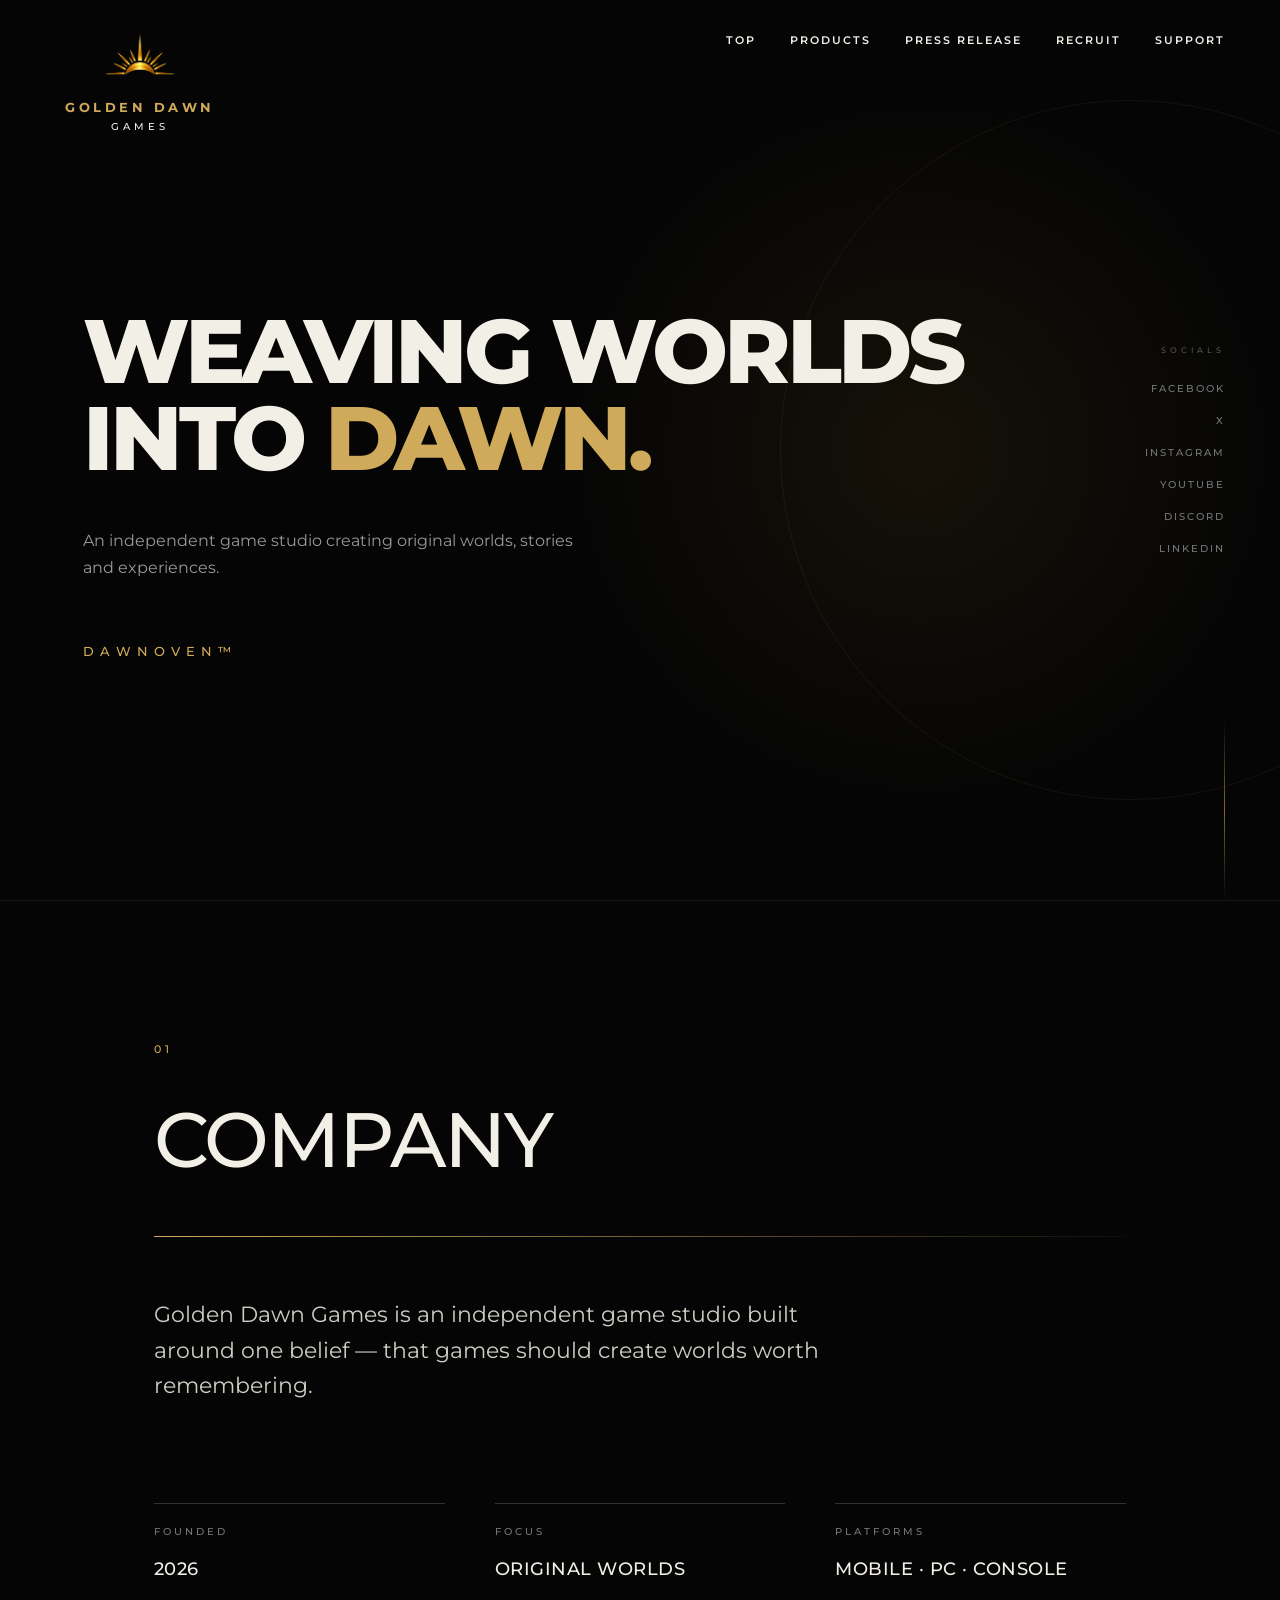
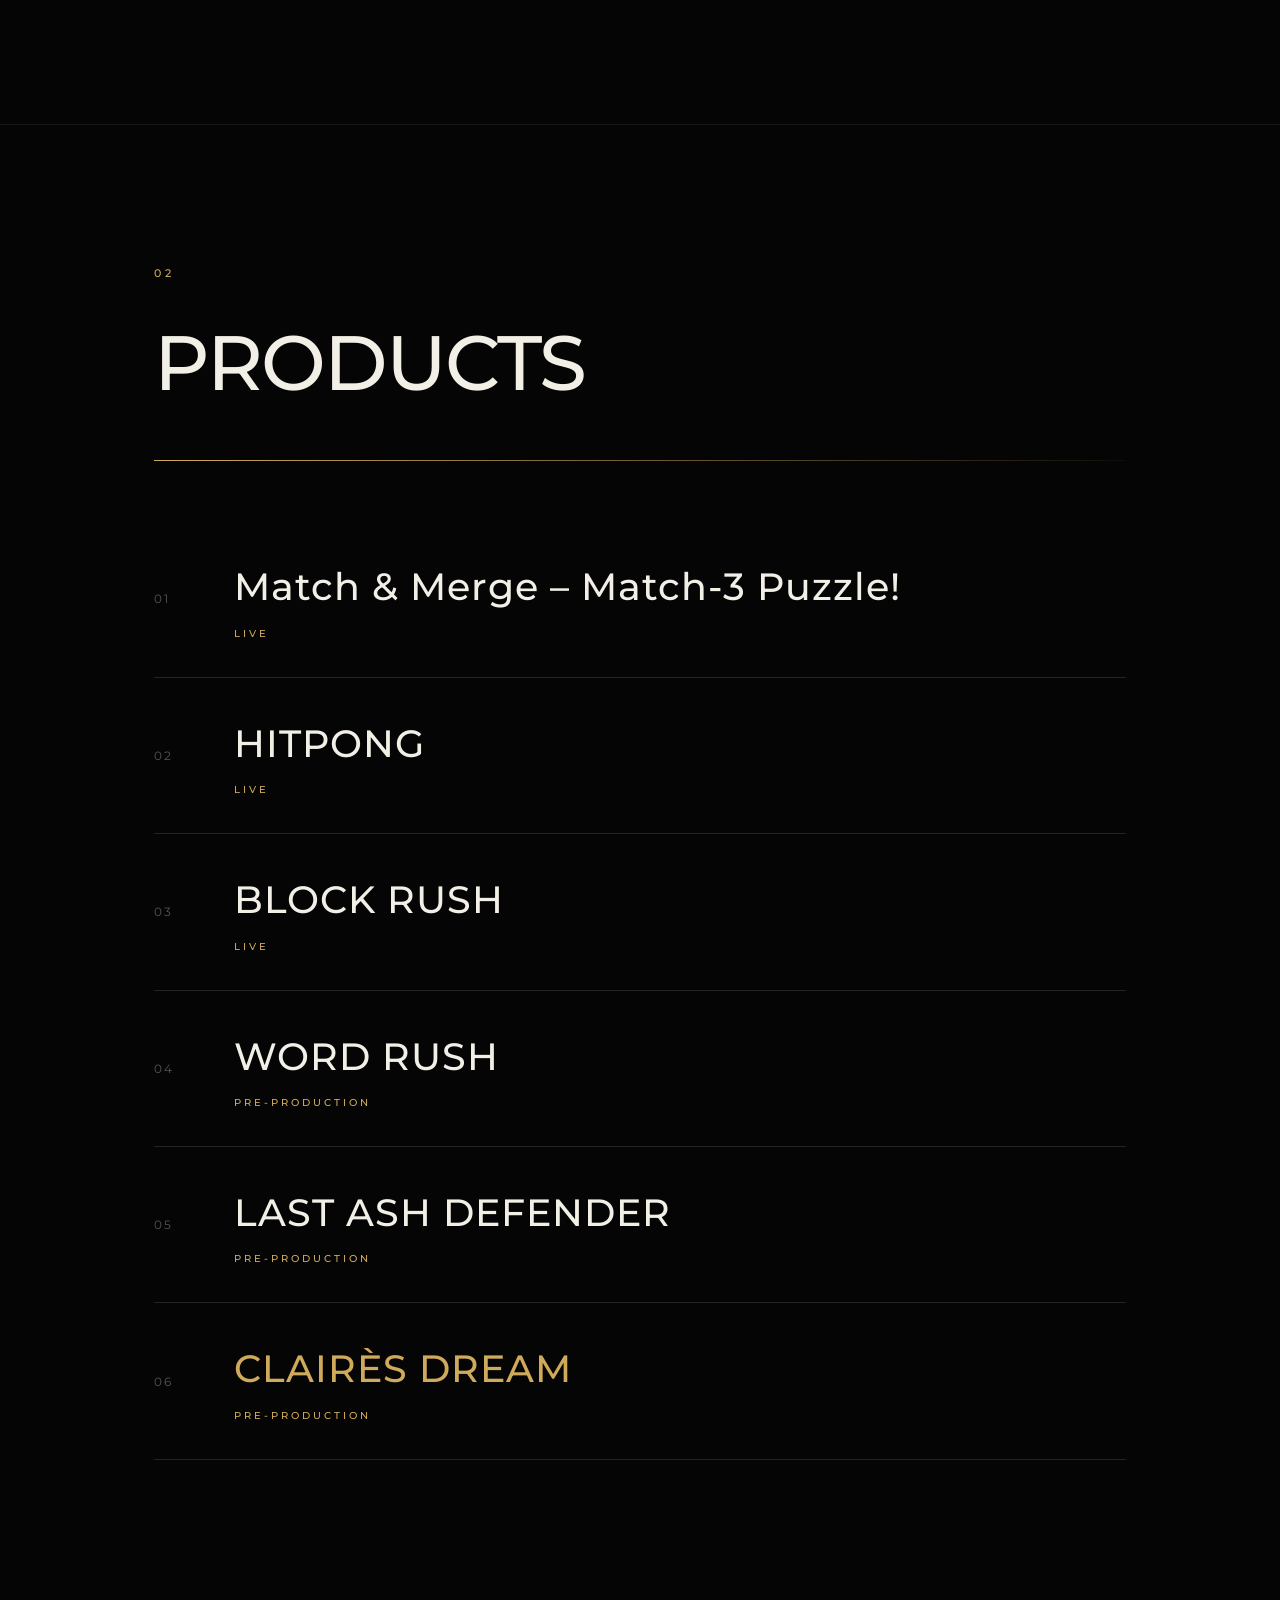
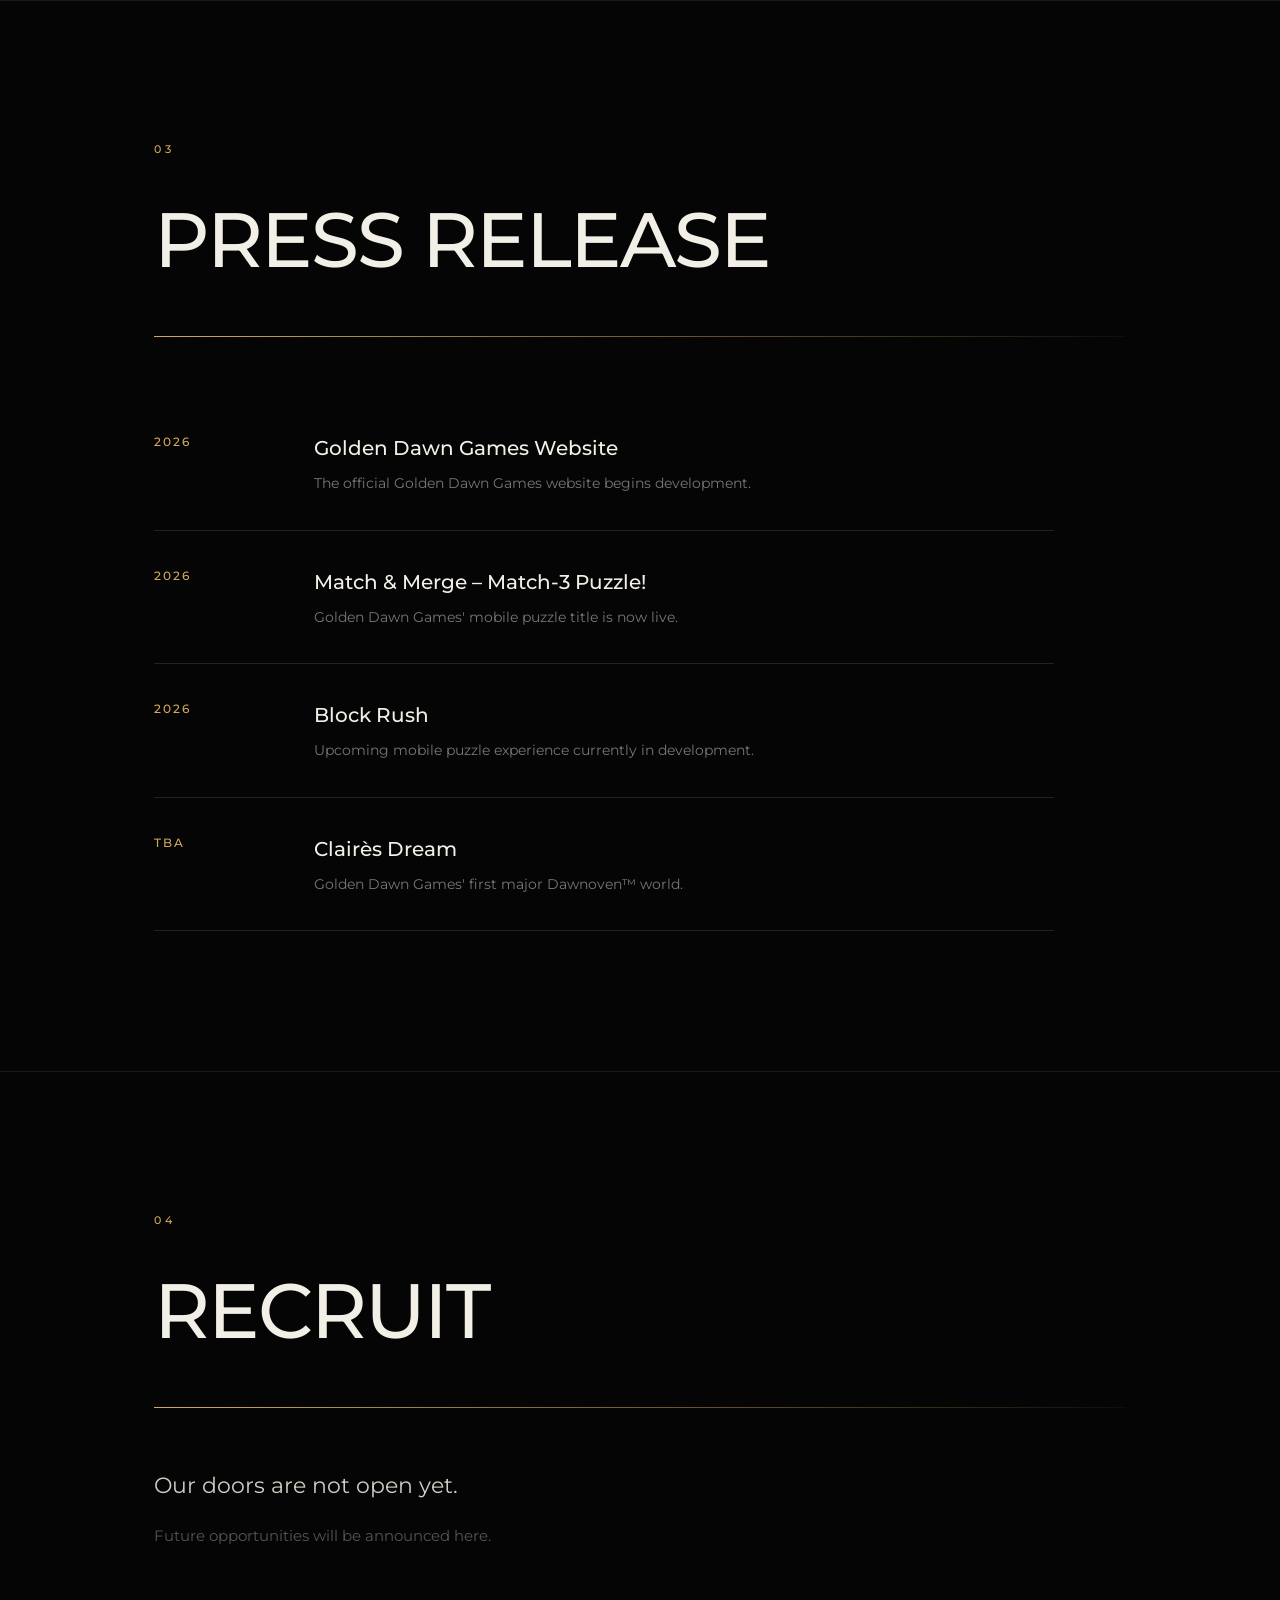
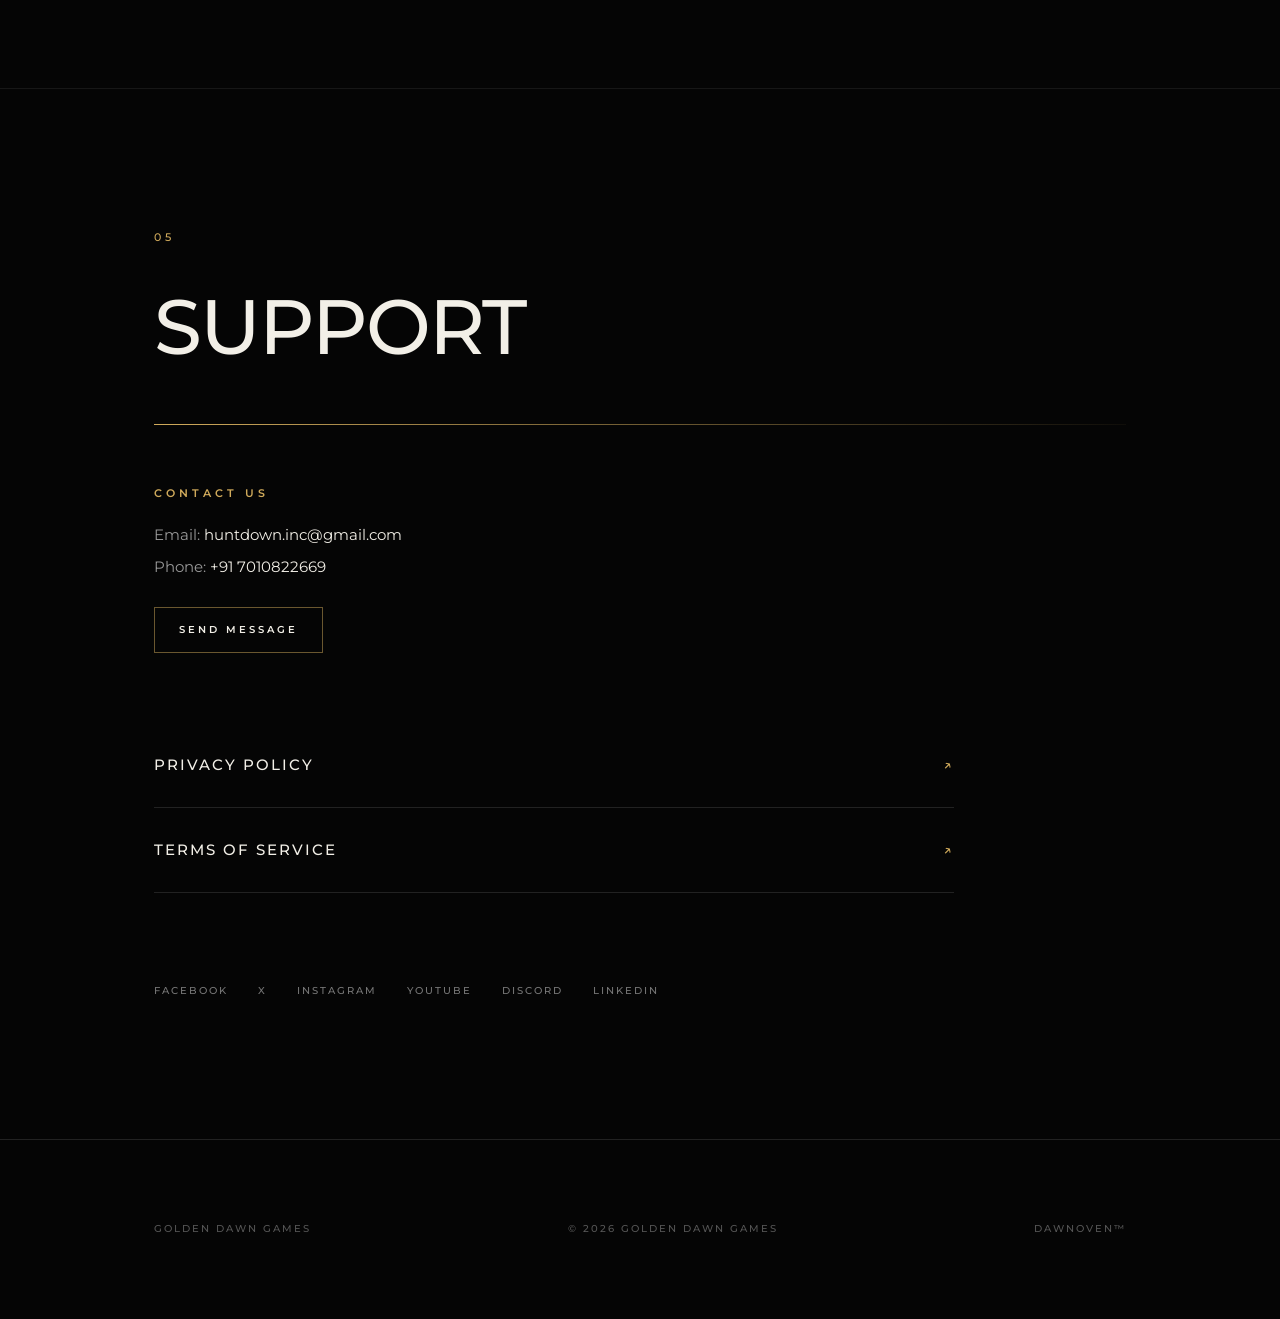
<file: index.html>
<!DOCTYPE html>
<html lang="en">

<head>

    <meta charset="UTF-8">

    <meta
        name="viewport"
        content="width=device-width, initial-scale=1.0"
    >

    <meta
        name="description"
        content="Golden Dawn Games — an independent game studio creating original worlds, stories and experiences across mobile, PC and console."
    >

    <meta
        name="theme-color"
        content="#050505"
    >

    <title>Golden Dawn Games</title>


    <!-- =====================================================
         GOOGLE FONT
    ====================================================== -->

    <link rel="preconnect" href="https://fonts.googleapis.com">

    <link
        rel="preconnect"
        href="https://fonts.gstatic.com"
        crossorigin
    >

    <link
        href="https://fonts.googleapis.com/css2?family=Montserrat:wght@400;500;600;700;800&display=swap"
        rel="stylesheet"
    >


    <!-- =====================================================
         MAIN CSS
    ====================================================== -->

    <link
        rel="stylesheet"
        href="./css/style.css"
    >

</head>


<body>


<!-- =========================================================
     HEADER
========================================================= -->

<header class="side-nav">

    <a
        href="#top"
        class="nav-logo"
        aria-label="Golden Dawn Games Home"
    >

        <img
            src="./assets/images/golden-dawn-logo.png"
            alt="Golden Dawn Games"
            class="nav-logo-image"
        >

        <div class="nav-logo-text">

            <span class="nav-logo-golden">
                GOLDEN DAWN
            </span>

            <span class="nav-logo-games">
                GAMES
            </span>

        </div>

    </a>


    <nav aria-label="Main Navigation">

        <a href="#top">TOP</a>

        <a href="#products">PRODUCTS</a>

        <a href="#press">PRESS RELEASE</a>

        <a href="#recruit">RECRUIT</a>

        <a href="#support">SUPPORT</a>

    </nav>

</header>


<!-- =========================================================
     RIGHT SIDE SOCIALS
========================================================= -->

<aside class="nav-social">

    <div class="social-title">
        SOCIALS
    </div>


    <a
        href="https://www.facebook.com/GoldenDawnGames"
        target="_blank"
        rel="noopener noreferrer"
    >
        FACEBOOK
    </a>


    <a
        href="https://x.com/GoldenDawnGames"
        target="_blank"
        rel="noopener noreferrer"
    >
        X
    </a>


    <a
        href="https://www.instagram.com/"
        target="_blank"
        rel="noopener noreferrer"
    >
        INSTAGRAM
    </a>


    <a
        href="https://www.youtube.com/@GoldenDawnGames14"
        target="_blank"
        rel="noopener noreferrer"
    >
        YOUTUBE
    </a>


    <a
        href="https://discord.gg/BjjWVMHG2"
        target="_blank"
        rel="noopener noreferrer"
    >
        DISCORD
    </a>


    <a
        href="https://www.linkedin.com/in/golden-dawn-games-32a3202b9/"
        target="_blank"
        rel="noopener noreferrer"
    >
        LINKEDIN
    </a>

</aside>


<!-- =========================================================
     MAIN
========================================================= -->

<main>


    <!-- =====================================================
         HERO
    ====================================================== -->

    <section
        id="top"
        class="hero"
    >

        <div class="hero-content">


            <!-- =================================================
                 HERO TITLE
                 IMPORTANT:
                 No Golden Dawn text/logo here.
            ================================================== -->

            <h1>

                WEAVING WORLDS

                <br>

                INTO <span>DAWN.</span>

            </h1>


            <!-- =================================================
                 DESCRIPTION
            ================================================== -->

            <p class="hero-description">

                An independent game studio creating original
                worlds, stories and experiences.

            </p>


            <!-- =================================================
                 DAWNOVEN
            ================================================== -->

            <p class="dawnoven">

                DAWNOVEN™

            </p>


        </div>

    </section>


    <!-- =====================================================
         COMPANY
    ====================================================== -->

    <section
        id="company"
        class="section"
    >

        <p class="section-number">
            01
        </p>


        <h2>
            COMPANY
        </h2>


        <div class="gold-line"></div>


        <p class="section-intro">

            Golden Dawn Games is an independent game studio
            built around one belief — that games should create
            worlds worth remembering.

        </p>


        <div class="company-grid">


            <div>

                <span>
                    FOUNDED
                </span>

                <strong>
                    2026
                </strong>

            </div>


            <div>

                <span>
                    FOCUS
                </span>

                <strong>
                    ORIGINAL WORLDS
                </strong>

            </div>


            <div>

                <span>
                    PLATFORMS
                </span>

                <strong>
                    MOBILE · PC · CONSOLE
                </strong>

            </div>


        </div>

    </section>


    <!-- =====================================================
         PRODUCTS
    ====================================================== -->

    <section
        id="products"
        class="section products-section"
    >

        <p class="section-number">
            02
        </p>


        <h2>
            PRODUCTS
        </h2>


        <div class="gold-line"></div>


        <div class="game-list">


            <!-- Match & Merge – Match-3 Puzzle -->

            <article class="game">

                <a
                    href="./match-and-merge.html"
                    class="game-link"
                >

                    <span>
                        01
                    </span>

                    <div>

                        <h3>
                            Match &amp; Merge – Match-3 Puzzle!
                        </h3>

                        <p>
                            LIVE
                        </p>

                    </div>

                </a>

            </article>


            <!-- HITPONG -->

            <article class="game">

                <a
                    href="./hitpong.html"
                    class="game-link"
                >

                    <span>
                        02
                    </span>

                    <div>

                        <h3>
                            HITPONG
                        </h3>

                        <p>
                            LIVE
                        </p>

                    </div>

                </a>

            </article>


            <!-- BLOCK RUSH -->

            <article class="game">

                <a
                    href="./block-rush.html"
                    class="game-link"
                >

                    <span>
                        03
                    </span>

                    <div>

                        <h3>
                            BLOCK RUSH
                        </h3>

                        <p>
                            LIVE
                        </p>

                    </div>

                </a>

            </article>


            <!-- WORD RUSH -->

            <article class="game">

                <a
                    href="./games/word-rush.html"
                    class="game-link"
                >

                    <span>
                        04
                    </span>

                    <div>

                        <h3>
                            WORD RUSH
                        </h3>

                        <p>
                            PRE-PRODUCTION
                        </p>

                    </div>

                </a>

            </article>


            <!-- LAST ASH DEFENDER -->

            <article class="game">

                <a
                    href="./games/last-ash-defender.html"
                    class="game-link"
                >

                    <span>
                        05
                    </span>

                    <div>

                        <h3>
                            LAST ASH DEFENDER
                        </h3>

                        <p>
                            PRE-PRODUCTION
                        </p>

                    </div>

                </a>

            </article>


            <!-- CLAIRÈS DREAM -->

            <article class="game featured">

                <a
                    href="./games/claires-dream.html"
                    class="game-link"
                >

                    <span>
                        06
                    </span>

                    <div>

                        <h3>
                            CLAIRÈS DREAM
                        </h3>

                        <p>
                            PRE-PRODUCTION
                        </p>

                    </div>

                </a>

            </article>


        </div>

    </section>


    <!-- =====================================================
         PRESS RELEASE
    ====================================================== -->

    <section
        id="press"
        class="section"
    >

        <p class="section-number">
            03
        </p>


        <h2>
            PRESS RELEASE
        </h2>


        <div class="gold-line"></div>


        <div class="press-list">


            <article>

                <time>
                    2026
                </time>

                <div>

                    <h3>
                        Golden Dawn Games Website
                    </h3>

                    <p>
                        The official Golden Dawn Games website
                        begins development.
                    </p>

                </div>

            </article>


            <article>

                <time>
                    2026
                </time>

                <div>

                    <h3>
                        Match &amp; Merge – Match-3 Puzzle!
                    </h3>

                    <p>
                        Golden Dawn Games' mobile puzzle title
                        is now live.
                    </p>

                </div>

            </article>


            <article>

                <time>
                    2026
                </time>

                <div>

                    <h3>
                        Block Rush
                    </h3>

                    <p>
                        Upcoming mobile puzzle experience
                        currently in development.
                    </p>

                </div>

            </article>


            <article>

                <time>
                    TBA
                </time>

                <div>

                    <h3>
                        Clairès Dream
                    </h3>

                    <p>
                        Golden Dawn Games' first major
                        Dawnoven™ world.
                    </p>

                </div>

            </article>


        </div>

    </section>


    <!-- =====================================================
         RECRUIT
    ====================================================== -->

    <section
        id="recruit"
        class="section recruit-section"
    >

        <p class="section-number">
            04
        </p>


        <h2>
            RECRUIT
        </h2>


        <div class="gold-line"></div>


        <p class="section-intro">
            Our doors are not open yet.
        </p>


        <p class="muted">
            Future opportunities will be announced here.
        </p>

    </section>


    <!-- =====================================================
         SUPPORT
    ====================================================== -->

    <section
        id="support"
        class="section support-section"
    >

        <p class="section-number">
            05
        </p>


        <h2>
            SUPPORT
        </h2>


        <div class="gold-line"></div>


        <div class="support-content">


            <!-- CONTACT -->

            <div class="contact-block">

                <h3>
                    CONTACT US
                </h3>


                <p>

                    Email:

                    <a href="mailto:huntdown.inc@gmail.com">
                        huntdown.inc@gmail.com
                    </a>

                </p>


                <p>

                    Phone:

                    <a href="tel:+917010822669">
                        +91 7010822669
                    </a>

                </p>


                <a
                    href="mailto:huntdown.inc@gmail.com?subject=Golden%20Dawn%20Games%20Support"
                    class="contact-button"
                >
                    SEND MESSAGE
                </a>

            </div>


            <!-- LEGAL -->

            <div class="support-links">


                <a
                    href="https://www.termsfeed.com/live/5a4d18a9-16fe-442d-bc32-3ac795053a2f"
                    target="_blank"
                    rel="noopener noreferrer"
                >

                    <span>
                        PRIVACY POLICY
                    </span>

                    <span>
                        ↗
                    </span>

                </a>


                <a
                    href="https://www.termsfeed.com/live/d28f35ab-baaa-440a-937c-6e5ce85a678a"
                    target="_blank"
                    rel="noopener noreferrer"
                >

                    <span>
                        TERMS OF SERVICE
                    </span>

                    <span>
                        ↗
                    </span>

                </a>


            </div>


            <!-- SUPPORT SOCIALS -->

            <div class="socials">


                <a
                    href="https://www.facebook.com/GoldenDawnGames"
                    target="_blank"
                    rel="noopener noreferrer"
                >
                    FACEBOOK
                </a>


                <a
                    href="https://x.com/GoldenDawnGames"
                    target="_blank"
                    rel="noopener noreferrer"
                >
                    X
                </a>


                <a
                    href="https://www.instagram.com/"
                    target="_blank"
                    rel="noopener noreferrer"
                >
                    INSTAGRAM
                </a>


                <a
                    href="https://www.youtube.com/@GoldenDawnGames14"
                    target="_blank"
                    rel="noopener noreferrer"
                >
                    YOUTUBE
                </a>


                <a
                    href="https://discord.gg/BjjWVMHG2"
                    target="_blank"
                    rel="noopener noreferrer"
                >
                    DISCORD
                </a>


                <a
                    href="https://www.linkedin.com/in/golden-dawn-games-32a3202b9/"
                    target="_blank"
                    rel="noopener noreferrer"
                >
                    LINKEDIN
                </a>


            </div>

        </div>

    </section>


    <!-- =====================================================
         FOOTER
    ====================================================== -->

    <footer>

        <div>
            GOLDEN DAWN GAMES
        </div>


        <div>
            © 2026 GOLDEN DAWN GAMES
        </div>


        <div>
            DAWNOVEN™
        </div>

    </footer>


</main>


<!-- =========================================================
     JAVASCRIPT
========================================================= -->

<script src="./js/script.js"></script>


</body>

</html>
</file>
<file: css/style.css>
/* =========================================================
   RESET & BASICS
========================================================= */

*,
*::before,
*::after {
    margin: 0;
    padding: 0;
    box-sizing: border-box;
}

/* =========================================================
   HTML & ROOT
========================================================= */

@media (prefers-reduced-motion: no-preference) {
    html {
        scroll-behavior: smooth;
    }
}

/* =========================================================
   BODY
========================================================= */

body {
    background: #050505;
    color: #f2efe7;
    font-family:
        "Montserrat",
        Arial,
        Helvetica,
        sans-serif;
    line-height: 1.6;
    overflow-x: hidden;
    -webkit-font-smoothing: antialiased;
    -moz-osx-font-smoothing: grayscale;
}

/* =========================================================
   LINKS & FOCUS STATES
========================================================= */

a {
    color: inherit;
}

a:focus-visible,
button:focus-visible {
    outline: 2px solid #d0aa5b;
    outline-offset: 4px;
}

/* =========================================================
   HEADER / SIDE NAV
========================================================= */

.side-nav {
    position: absolute;
    top: 0;
    left: 0;
    width: 100%;
    height: 130px;
    padding: 22px 55px;
    display: flex;
    align-items: flex-start;
    justify-content: space-between;
    z-index: 100;
    pointer-events: none;
}

/* =========================================================
   GOLDEN DAWN HEADER BRAND
========================================================= */

.nav-logo {
    display: flex;
    flex-direction: column;
    align-items: center;
    justify-content: flex-start;
    width: 170px;
    min-height: 120px;
    text-decoration: none;
    pointer-events: auto;
    flex-shrink: 0;
    position: relative;
    z-index: 200;
}

/* =========================================================
   SUN LOGO IMAGE
========================================================= */

.nav-logo-image {
    display: block;
    width: 90px;
    height: auto;
    max-height: 70px;
    object-fit: contain;
    object-position: center;
    margin: 0 auto 8px auto;
}

/* =========================================================
   GOLDEN DAWN / GAMES TEXT
========================================================= */

.nav-logo-text {
    display: flex;
    flex-direction: column;
    align-items: center;
    justify-content: flex-start;
    width: 100%;
    text-align: center;
    line-height: 1;
    position: relative;
    z-index: 201;
}

/* GOLDEN DAWN */

.nav-logo-golden {
    display: block;
    color: #d0aa5b;
    font-size: 13px;
    font-weight: 700;
    letter-spacing: 3.5px;
    line-height: 1.2;
    text-transform: uppercase;
    white-space: nowrap;
}

/* GAMES */

.nav-logo-games {
    display: block;
    color: #f2efe7;
    font-size: 10px;
    font-weight: 500;
    letter-spacing: 4px;
    line-height: 1.3;
    margin-top: 4px;
    text-transform: uppercase;
    white-space: nowrap;
}

/* =========================================================
   TOP NAVIGATION
========================================================= */

.side-nav nav {
    display: flex;
    align-items: center;
    gap: 34px;
    margin-top: 10px;
    pointer-events: auto;
}

.side-nav nav a {
    color: #f2efe7;
    text-decoration: none;
    font-size: 11px;
    font-weight: 600;
    letter-spacing: 2px;
    white-space: nowrap;
    transition:
        color 0.3s ease,
        transform 0.3s ease;
}

.side-nav nav a:hover {
    color: #d0aa5b;
    transform: translateY(-2px);
}

/* =========================================================
   RIGHT SIDE SOCIALS
========================================================= */

.nav-social {
    position: fixed;
    right: 55px;
    top: 50%;
    transform: translateY(-50%);
    display: flex;
    flex-direction: column;
    align-items: flex-end;
    gap: 16px;
    z-index: 100;
    pointer-events: auto;
}

/* SOCIAL TITLE */

.social-title {
    color: #555;
    font-size: 8px;
    font-weight: 500;
    letter-spacing: 4px;
    margin-bottom: 8px;
}

/* SOCIAL LINKS */

.nav-social a {
    color: #777;
    text-decoration: none;
    font-size: 10px;
    font-weight: 500;
    letter-spacing: 2px;
    transition:
        color 0.3s ease,
        transform 0.3s ease;
}

.nav-social a:hover {
    color: #d0aa5b;
    transform: translateX(-5px);
}

/* =========================================================
   MAIN
========================================================= */

main {
    margin: 0;
}

/* =========================================================
   HERO
========================================================= */

.hero {
    min-height: 100vh;
    display: flex;
    align-items: center;
    padding: 170px 6.5% 100px;
    position: relative;
    overflow: hidden;
    background:
        radial-gradient(
            circle at 72% 50%,
            rgba(143, 109, 36, 0.12),
            transparent 35%
        ),
        #050505;
}

/* =========================================================
   HERO LARGE CIRCLE
========================================================= */

.hero::before {
    content: "";
    position: absolute;
    width: 700px;
    height: 700px;
    border: 1px solid rgba(208, 170, 91, 0.08);
    border-radius: 50%;
    right: -200px;
    top: 50%;
    transform: translateY(-50%);
    pointer-events: none;
}

/* =========================================================
   HERO VERTICAL GOLD LINE
========================================================= */

.hero::after {
    content: "";
    position: absolute;
    width: 1px;
    height: 180px;
    right: 55px;
    bottom: 0;
    background:
        linear-gradient(
            to bottom,
            transparent,
            rgba(208, 170, 91, 0.6),
            transparent
        );
    pointer-events: none;
}

/* =========================================================
   HERO CONTENT
========================================================= */

.hero-content {
    width: 100%;
    max-width: 1000px;
    position: relative;
    z-index: 2;
}

/* =========================================================
   HERO TITLE
========================================================= */

.hero h1 {
    margin: 0;
    font-size:
        clamp(
            60px,
            7vw,
            110px
        );
    line-height: 0.97;
    letter-spacing: -4px;
    font-weight: 800;
    max-width: 900px;
}

.hero h1 span {
    color: #d0aa5b;
}

/* =========================================================
   HERO DESCRIPTION
========================================================= */

.hero-description {
    margin-top: 45px;
    max-width: 500px;
    color: #999;
    font-size: 16px;
    font-weight: 400;
    line-height: 1.7;
}

/* =========================================================
   DAWNOVEN
========================================================= */

.dawnoven {
    margin-top: 60px;
    color: #d0aa5b;
    font-size: 13px;
    font-weight: 500;
    letter-spacing: 6px;
}

/* =========================================================
   SECTIONS
========================================================= */

.section {
    min-height: 80vh;
    padding: 140px 12%;
    border-top: 1px solid rgba(255, 255, 255, 0.07);
    position: relative;
}

/* =========================================================
   SECTION NUMBER
========================================================= */

.section-number {
    color: #d0aa5b;
    font-size: 11px;
    font-weight: 500;
    letter-spacing: 4px;
    margin-bottom: 20px;
}

/* =========================================================
   SECTION TITLE
========================================================= */

.section h2 {
    font-size:
        clamp(
            45px,
            6vw,
            80px
        );
    font-weight: 500;
    letter-spacing: -2px;
}

/* =========================================================
   GOLD LINE
========================================================= */

.gold-line {
    width: 100%;
    height: 1px;
    background:
        linear-gradient(
            90deg,
            #d0aa5b,
            rgba(208, 170, 91, 0.05)
        );
    margin: 35px 0 60px;
}

/* =========================================================
   SECTION INTRO
========================================================= */

.section-intro {
    max-width: 700px;
    font-size: 22px;
    color: #d0cdc5;
    font-weight: 400;
}

/* =========================================================
   COMPANY
========================================================= */

.company-grid {
    display: grid;
    grid-template-columns: repeat(3, 1fr);
    gap: 50px;
    margin-top: 100px;
}

.company-grid div {
    border-top: 1px solid #333;
    padding-top: 20px;
}

.company-grid span {
    display: block;
    color: #777;
    font-size: 10px;
    font-weight: 500;
    letter-spacing: 3px;
    margin-bottom: 15px;
}

.company-grid strong {
    font-size: 18px;
    font-weight: 500;
    letter-spacing: 0.5px;
}

/* =========================================================
   PRODUCTS
========================================================= */

.game-list {
    display: flex;
    flex-direction: column;
}

.game {
    display: block;
    padding: 35px 0;
    border-bottom: 1px solid #222;
    transition:
        padding 0.4s ease,
        background 0.3s ease;
}

.game-link {
    color: inherit;
    text-decoration: none;
    display: grid;
    grid-template-columns: 80px 1fr;
    align-items: center;
    width: 100%;
}

.game-link > span {
    color: #555;
    font-size: 12px;
    letter-spacing: 2px;
}

.game h3 {
    font-size:
        clamp(
            25px,
            3vw,
            45px
        );
    font-weight: 500;
    letter-spacing: 1px;
    transition: color 0.3s ease;
}

.game p {
    margin-top: 8px;
    color: #d0aa5b;
    font-size: 10px;
    font-weight: 500;
    letter-spacing: 3px;
}

.game:hover {
    padding-left: 20px;
}

.game:hover h3,
.game.featured h3 {
    color: #d0aa5b;
}

/* =========================================================
   PRESS
========================================================= */

.press-list {
    max-width: 900px;
}

.press-list article {
    display: grid;
    grid-template-columns: 120px 1fr;
    gap: 40px;
    padding: 35px 0;
    border-bottom: 1px solid #222;
}

.press-list time {
    color: #d0aa5b;
    font-size: 12px;
    font-weight: 500;
    letter-spacing: 2px;
}

.press-list h3 {
    font-size: 20px;
    font-weight: 500;
}

.press-list p {
    color: #777;
    margin-top: 8px;
    font-size: 14px;
}

/* =========================================================
   RECRUIT
========================================================= */

.recruit-section {
    min-height: 60vh;
}

.muted {
    color: #555;
    margin-top: 20px;
    font-size: 15px;
}

/* =========================================================
   SUPPORT
========================================================= */

.support-content {
    max-width: 850px;
}

/* =========================================================
   CONTACT
========================================================= */

.contact-block {
    margin-bottom: 70px;
}

.contact-block h3 {
    color: #d0aa5b;
    font-size: 11px;
    font-weight: 600;
    letter-spacing: 4px;
    margin-bottom: 20px;
}

.contact-block p {
    color: #999;
    margin-bottom: 8px;
    font-size: 15px;
}

.contact-block a {
    color: #f2efe7;
    text-decoration: none;
    transition: color 0.3s ease;
}

.contact-block a:hover {
    color: #d0aa5b;
}

/* =========================================================
   SEND MESSAGE
========================================================= */

.contact-button {
    display: inline-block;
    margin-top: 20px;
    padding: 14px 24px;
    border: 1px solid rgba(208, 170, 91, 0.5);
    color: #d0aa5b;
    text-decoration: none;
    font-size: 10px;
    font-weight: 600;
    letter-spacing: 3px;
    transition:
        background 0.3s ease,
        color 0.3s ease,
        transform 0.3s ease;
}

.contact-button:hover {
    background: #d0aa5b;
    color: #050505;
    transform: translateY(-2px);
}

/* =========================================================
   LEGAL LINKS
========================================================= */

.support-links {
    max-width: 800px;
    display: flex;
    flex-direction: column;
}

.support-links a {
    display: flex;
    justify-content: space-between;
    align-items: center;
    padding: 30px 0;
    border-bottom: 1px solid #222;
    color: #f2efe7;
    text-decoration: none;
    font-size: 15px;
    font-weight: 500;
    letter-spacing: 2px;
    transition:
        color 0.3s ease,
        padding-left 0.3s ease;
}

.support-links a:hover {
    color: #d0aa5b;
    padding-left: 15px;
}

.support-links a > span:last-child {
    color: #d0aa5b;
}

/* =========================================================
   SUPPORT SOCIALS
========================================================= */

.socials {
    margin-top: 90px;
    display: flex;
    flex-wrap: wrap;
    gap: 30px;
}

.socials a {
    color: #777;
    text-decoration: none;
    font-size: 10px;
    font-weight: 500;
    letter-spacing: 2px;
    transition: color 0.3s ease;
}

.socials a:hover {
    color: #d0aa5b;
}

/* =========================================================
   FOOTER
========================================================= */

footer {
    min-height: 180px;
    padding: 50px 12%;
    border-top: 1px solid #222;
    display: flex;
    justify-content: space-between;
    align-items: center;
    color: #555;
    font-size: 10px;
    font-weight: 500;
    letter-spacing: 2px;
}

/* =========================================================
   TABLET RESPONSIVE (max-width: 900px)
========================================================= */

@media (max-width: 900px) {

    /* HEADER */
    .side-nav {
        height: 90px;
        padding: 18px 25px;
    }

    .nav-logo {
        width: 110px;
    }

    .nav-logo-image {
        max-height: 55px;
    }

    .side-nav nav {
        display: none;
    }

    /* SOCIALS */
    .nav-social {
        right: 25px;
        top: 50%;
        gap: 13px;
    }

    .social-title {
        font-size: 7px;
    }

    .nav-social a {
        font-size: 9px;
    }

    /* HERO */
    .hero {
        padding: 130px 8% 80px;
    }

    .hero::after {
        right: 25px;
    }

    .hero h1 {
        font-size: clamp(48px, 12vw, 80px);
        letter-spacing: -3px;
    }

    .hero-description {
        font-size: 15px;
    }

    /* SECTIONS */
    .section {
        padding: 100px 8%;
    }

    /* COMPANY */
    .company-grid {
        grid-template-columns: 1fr;
        gap: 30px;
        margin-top: 60px;
    }

    /* PRODUCTS */
    .game-link {
        grid-template-columns: 55px 1fr;
    }

    /* PRESS */
    .press-list article {
        grid-template-columns: 1fr;
        gap: 10px;
    }

    /* SOCIALS */
    .socials {
        flex-direction: column;
        gap: 20px;
    }

    /* FOOTER */
    footer {
        padding: 40px 8%;
        flex-direction: column;
        gap: 20px;
        align-items: flex-start;
    }
}

/* =========================================================
   SMALL MOBILE RESPONSIVE (max-width: 500px)
========================================================= */

@media (max-width: 500px) {

    .side-nav {
        height: 80px;
        padding: 15px 20px;
    }

    .nav-social {
        display: none; /* Hide floating socials on mobile to free up viewport */
    }

    .hero {
        padding: 110px 6% 60px;
    }

    .hero h1 {
        font-size: clamp(38px, 11vw, 55px);
        letter-spacing: -2px;
    }

    .hero-description {
        font-size: 14px;
        margin-top: 25px;
    }

    .section {
        padding: 70px 6%;
    }

    .section-intro {
        font-size: 18px;
    }

    .contact-button {
        width: 100%;
        text-align: center;
    }
}
</file>
